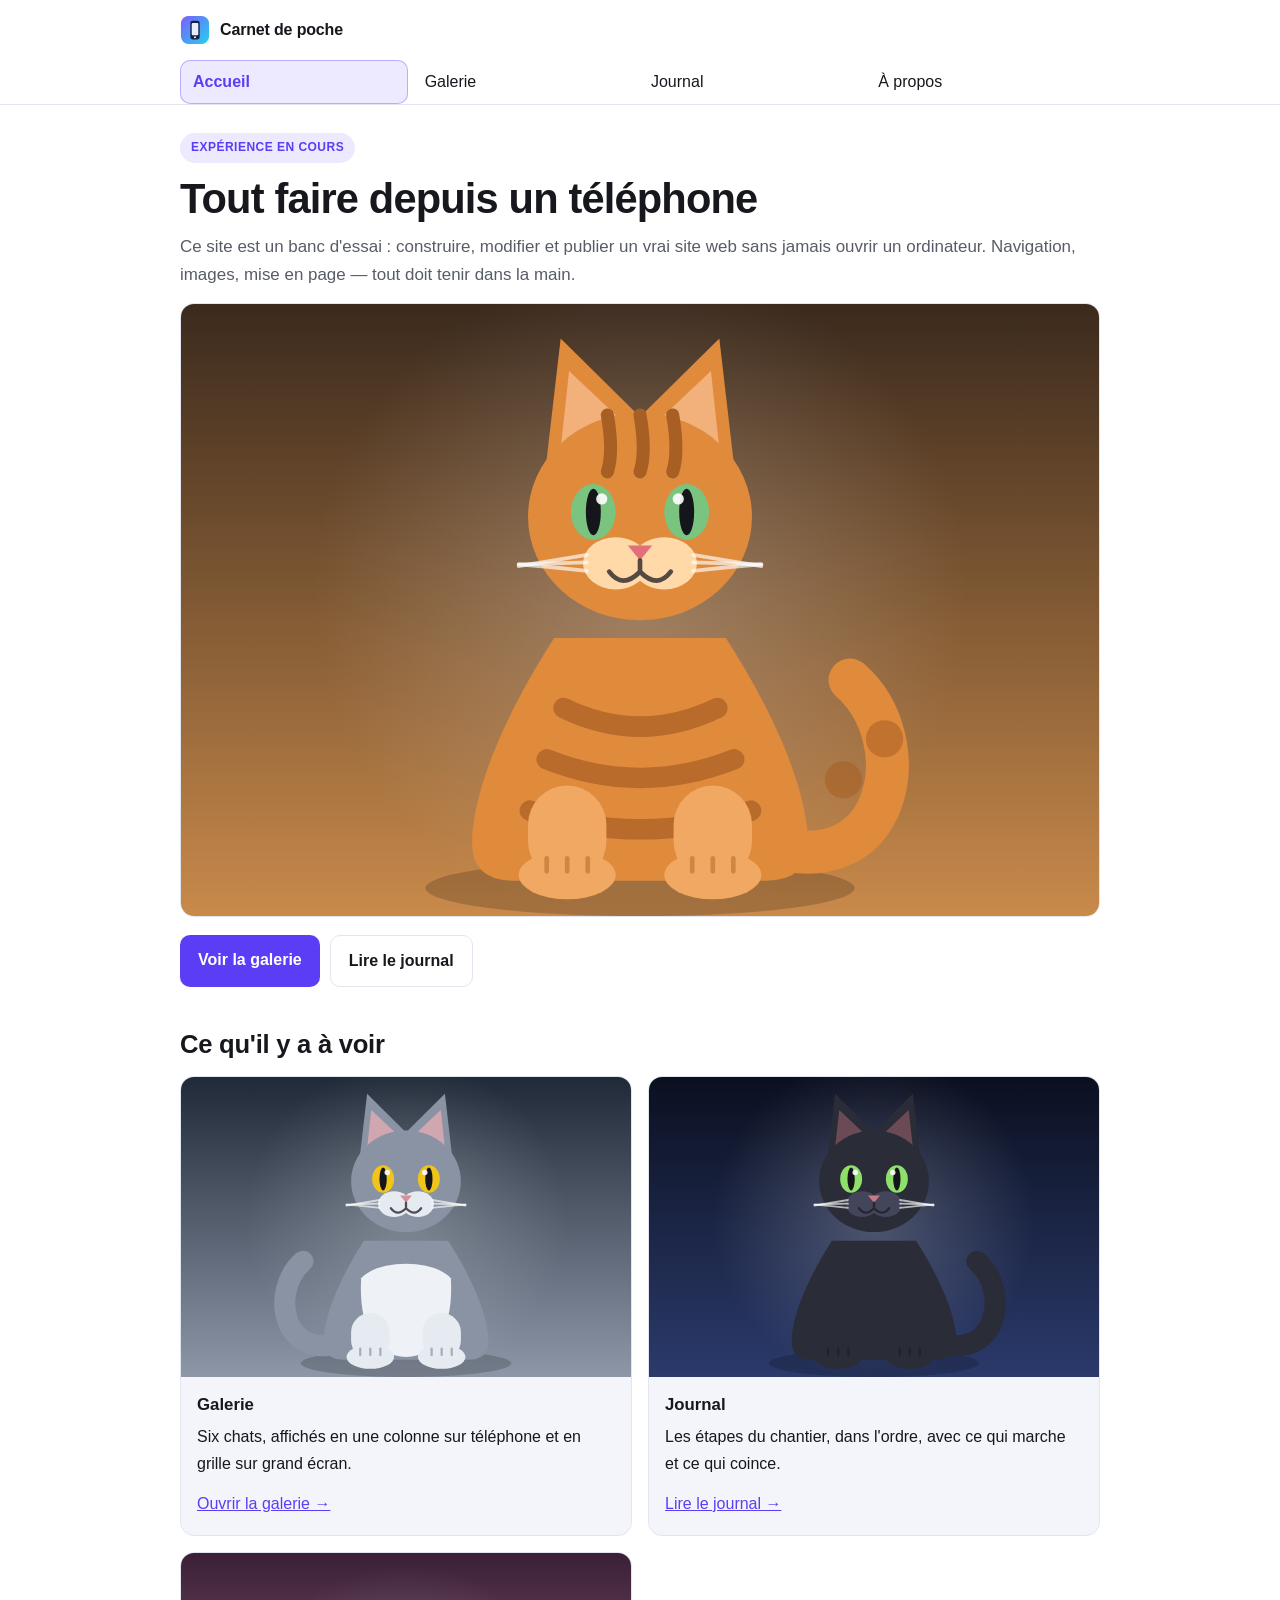
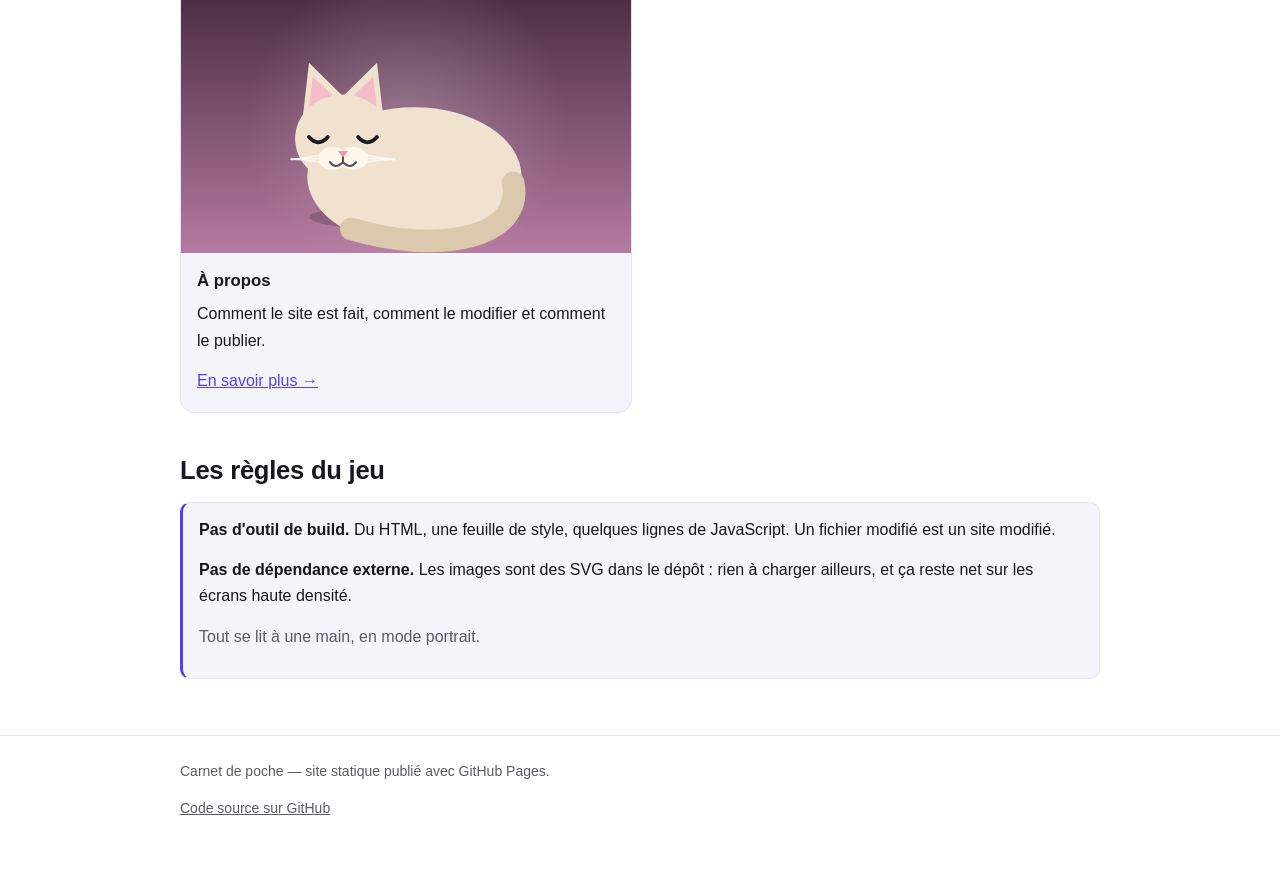
<file: index.html>
<!doctype html>
<html lang="fr">
<head>
<meta charset="utf-8">
<meta name="viewport" content="width=device-width, initial-scale=1">
<title>Accueil — Carnet de poche</title>
<meta name="description" content="Un petit site statique avec navigation et images, écrit et publié entièrement depuis un téléphone.">
<meta name="color-scheme" content="light dark">
<meta property="og:title" content="Accueil — Carnet de poche">
<meta property="og:description" content="Un petit site statique avec navigation et images, écrit et publié entièrement depuis un téléphone.">
<meta property="og:image" content="assets/img/chat-01.svg">
<link rel="icon" href="favicon.svg" type="image/svg+xml">
<link rel="stylesheet" href="assets/css/style.css">
</head>
<body>

<header class="site-header">
  <div class="wrap">
    <div class="header-bar">
      <a class="brand" href="index.html">
        <img src="assets/img/logo.svg" alt="" width="30" height="30">
        <span>Carnet de poche</span>
      </a>
      <button class="nav-toggle" type="button" aria-expanded="false" aria-controls="site-nav">
        <span class="bars" aria-hidden="true"><span></span><span></span><span></span></span>
        Menu
      </button>
    </div>
    <nav class="site-nav" id="site-nav" aria-label="Navigation principale">
      <ul>
          <li><a href="index.html" aria-current="page">Accueil</a></li>
          <li><a href="galerie.html">Galerie</a></li>
          <li><a href="journal.html">Journal</a></li>
          <li><a href="a-propos.html">À propos</a></li>
      </ul>
    </nav>
  </div>
</header>

<main>
  <div class="wrap">
    <section class="hero">
      <span class="pill">Expérience en cours</span>
      <h1>Tout faire depuis un téléphone</h1>
      <p class="lead">Ce site est un banc d'essai : construire, modifier et publier un vrai site web
      sans jamais ouvrir un ordinateur. Navigation, images, mise en page — tout doit tenir dans la main.</p>
      <img src="assets/img/chat-01.svg" alt="Moka, chat roux tigré assis, dessiné en aplats" width="1200" height="800">
      <div class="actions">
        <a class="btn" href="galerie.html">Voir la galerie</a>
        <a class="btn ghost" href="journal.html">Lire le journal</a>
      </div>
    </section>

    <h2>Ce qu'il y a à voir</h2>
    <div class="grid cols-3">
      <article class="card">
        <img src="assets/img/chat-02.svg" alt="Brume, chat gris au plastron blanc" width="1200" height="800">
        <div class="body">
          <h3>Galerie</h3>
          <p>Six chats, affichés en une colonne sur téléphone et en grille sur grand écran.</p>
          <p><a href="galerie.html">Ouvrir la galerie →</a></p>
        </div>
      </article>
      <article class="card">
        <img src="assets/img/chat-03.svg" alt="Réglisse, chat noir aux yeux verts" width="1200" height="800">
        <div class="body">
          <h3>Journal</h3>
          <p>Les étapes du chantier, dans l'ordre, avec ce qui marche et ce qui coince.</p>
          <p><a href="journal.html">Lire le journal →</a></p>
        </div>
      </article>
      <article class="card">
        <img src="assets/img/chat-04.svg" alt="Nougat, chat crème roulé en boule" width="1200" height="800">
        <div class="body">
          <h3>À propos</h3>
          <p>Comment le site est fait, comment le modifier et comment le publier.</p>
          <p><a href="a-propos.html">En savoir plus →</a></p>
        </div>
      </article>
    </div>

    <h2>Les règles du jeu</h2>
    <div class="note">
      <p><strong>Pas d'outil de build.</strong> Du HTML, une feuille de style, quelques lignes de JavaScript.
      Un fichier modifié est un site modifié.</p>
      <p><strong>Pas de dépendance externe.</strong> Les images sont des SVG dans le dépôt : rien à charger ailleurs,
      et ça reste net sur les écrans haute densité.</p>
      <p class="muted">Tout se lit à une main, en mode portrait.</p>
    </div>

  </div>
</main>

<footer class="site-footer">
  <div class="wrap">
    <p>Carnet de poche — site statique publié avec GitHub Pages.</p>
    <p><a href="https://github.com/rafali/public-web-test">Code source sur GitHub</a></p>
  </div>
</footer>

<script src="assets/js/nav.js"></script>
</body>
</html>
</file>
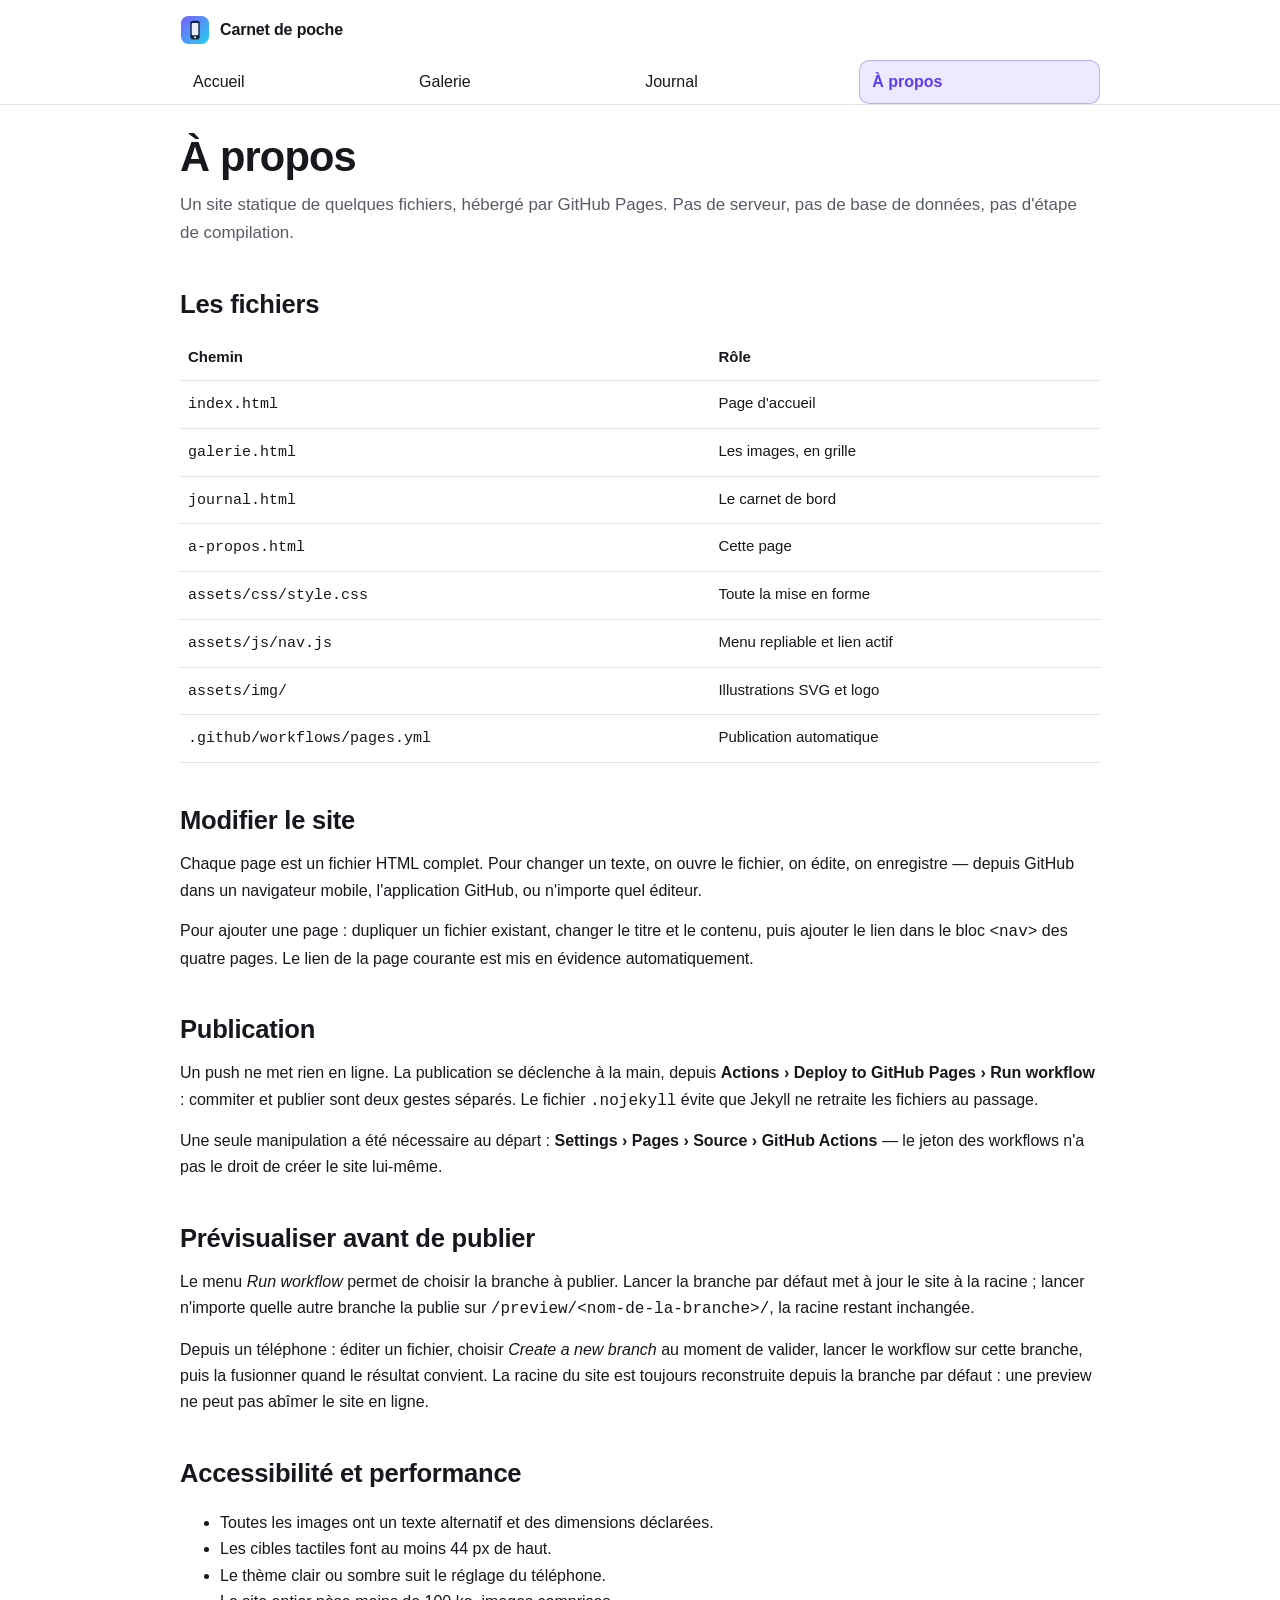
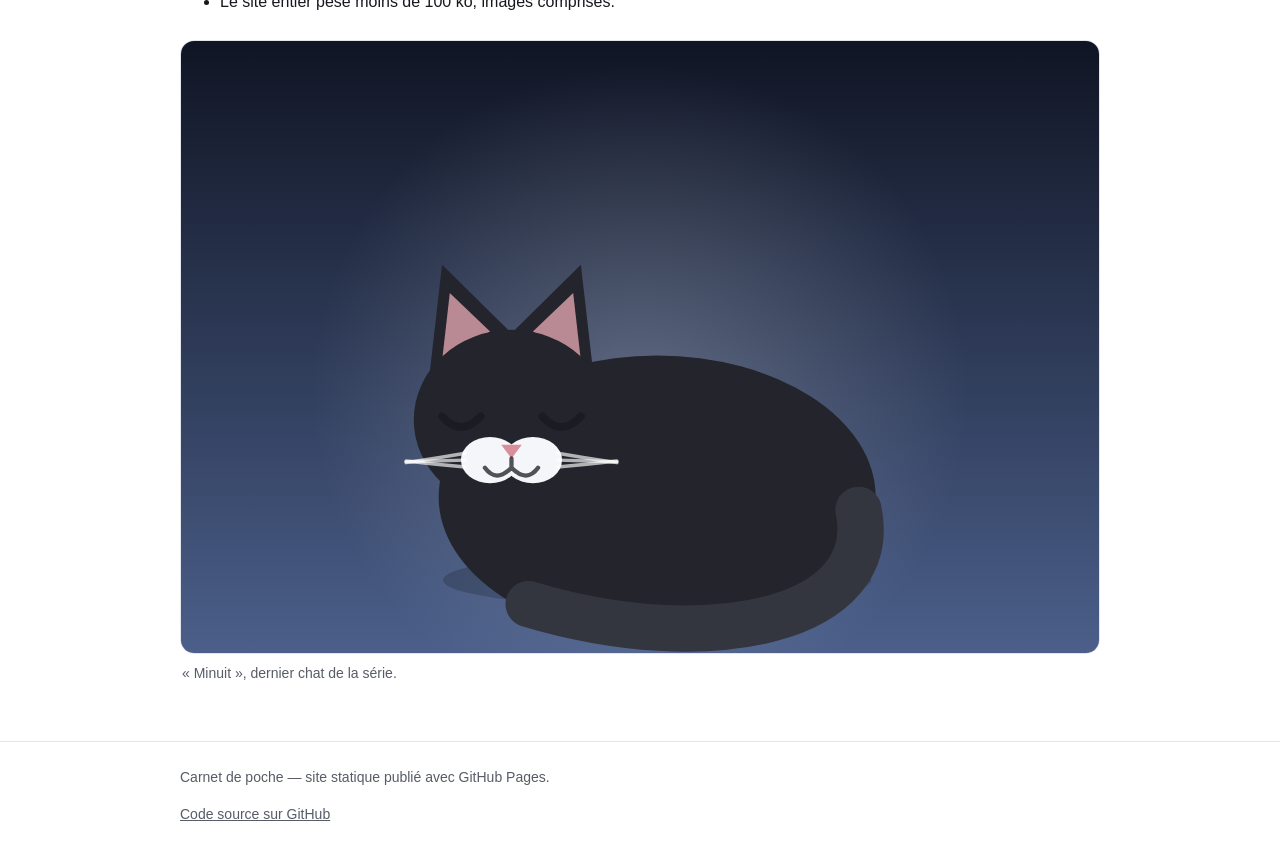
<file: a-propos.html>
<!doctype html>
<html lang="fr">
<head>
<meta charset="utf-8">
<meta name="viewport" content="width=device-width, initial-scale=1">
<title>À propos — Carnet de poche</title>
<meta name="description" content="Comment ce site est construit, comment le modifier et comment il est publié.">
<meta name="color-scheme" content="light dark">
<meta property="og:title" content="À propos — Carnet de poche">
<meta property="og:description" content="Comment ce site est construit, comment le modifier et comment il est publié.">
<meta property="og:image" content="assets/img/chat-01.svg">
<link rel="icon" href="favicon.svg" type="image/svg+xml">
<link rel="stylesheet" href="assets/css/style.css">
</head>
<body>

<header class="site-header">
  <div class="wrap">
    <div class="header-bar">
      <a class="brand" href="index.html">
        <img src="assets/img/logo.svg" alt="" width="30" height="30">
        <span>Carnet de poche</span>
      </a>
      <button class="nav-toggle" type="button" aria-expanded="false" aria-controls="site-nav">
        <span class="bars" aria-hidden="true"><span></span><span></span><span></span></span>
        Menu
      </button>
    </div>
    <nav class="site-nav" id="site-nav" aria-label="Navigation principale">
      <ul>
          <li><a href="index.html">Accueil</a></li>
          <li><a href="galerie.html">Galerie</a></li>
          <li><a href="journal.html">Journal</a></li>
          <li><a href="a-propos.html" aria-current="page">À propos</a></li>
      </ul>
    </nav>
  </div>
</header>

<main>
  <div class="wrap">
    <h1>À propos</h1>
    <p class="lead">Un site statique de quelques fichiers, hébergé par GitHub Pages. Pas de serveur,
    pas de base de données, pas d'étape de compilation.</p>

    <h2>Les fichiers</h2>
    <div class="table-scroll">
      <table>
        <thead>
          <tr><th>Chemin</th><th>Rôle</th></tr>
        </thead>
        <tbody>
          <tr><td><code>index.html</code></td><td>Page d'accueil</td></tr>
          <tr><td><code>galerie.html</code></td><td>Les images, en grille</td></tr>
          <tr><td><code>journal.html</code></td><td>Le carnet de bord</td></tr>
          <tr><td><code>a-propos.html</code></td><td>Cette page</td></tr>
          <tr><td><code>assets/css/style.css</code></td><td>Toute la mise en forme</td></tr>
          <tr><td><code>assets/js/nav.js</code></td><td>Menu repliable et lien actif</td></tr>
          <tr><td><code>assets/img/</code></td><td>Illustrations SVG et logo</td></tr>
          <tr><td><code>.github/workflows/pages.yml</code></td><td>Publication automatique</td></tr>
        </tbody>
      </table>
    </div>

    <h2>Modifier le site</h2>
    <p>Chaque page est un fichier HTML complet. Pour changer un texte, on ouvre le fichier, on édite,
    on enregistre — depuis GitHub dans un navigateur mobile, l'application GitHub, ou n'importe quel
    éditeur.</p>
    <p>Pour ajouter une page : dupliquer un fichier existant, changer le titre et le contenu, puis
    ajouter le lien dans le bloc <code>&lt;nav&gt;</code> des quatre pages. Le lien de la page courante
    est mis en évidence automatiquement.</p>

    <h2>Publication</h2>
    <p>Un push ne met rien en ligne. La publication se déclenche à la main, depuis
    <strong>Actions › Deploy to GitHub Pages › Run workflow</strong> : commiter et publier
    sont deux gestes séparés. Le fichier <code>.nojekyll</code> évite que Jekyll ne retraite
    les fichiers au passage.</p>
    <p>Une seule manipulation a été nécessaire au départ :
    <strong>Settings › Pages › Source › GitHub Actions</strong> — le jeton des workflows n'a pas
    le droit de créer le site lui-même.</p>

    <h2>Prévisualiser avant de publier</h2>
    <p>Le menu <em>Run workflow</em> permet de choisir la branche à publier. Lancer la branche
    par défaut met à jour le site à la racine ; lancer n'importe quelle autre branche la publie
    sur <code>/preview/&lt;nom-de-la-branche&gt;/</code>, la racine restant inchangée.</p>
    <p>Depuis un téléphone : éditer un fichier, choisir <em>Create a new branch</em> au moment de
    valider, lancer le workflow sur cette branche, puis la fusionner quand le résultat convient.
    La racine du site est toujours reconstruite depuis la branche par défaut : une preview ne
    peut pas abîmer le site en ligne.</p>

    <h2>Accessibilité et performance</h2>
    <ul>
      <li>Toutes les images ont un texte alternatif et des dimensions déclarées.</li>
      <li>Les cibles tactiles font au moins 44 px de haut.</li>
      <li>Le thème clair ou sombre suit le réglage du téléphone.</li>
      <li>Le site entier pèse moins de 100 ko, images comprises.</li>
    </ul>

    <figure style="margin-top:24px">
      <img src="assets/img/chat-06.svg" alt="Minuit, chat noir endormi en boule" width="1200" height="800" loading="lazy">
      <figcaption>« Minuit », dernier chat de la série.</figcaption>
    </figure>

  </div>
</main>

<footer class="site-footer">
  <div class="wrap">
    <p>Carnet de poche — site statique publié avec GitHub Pages.</p>
    <p><a href="https://github.com/rafali/public-web-test">Code source sur GitHub</a></p>
  </div>
</footer>

<script src="assets/js/nav.js"></script>
</body>
</html>
</file>
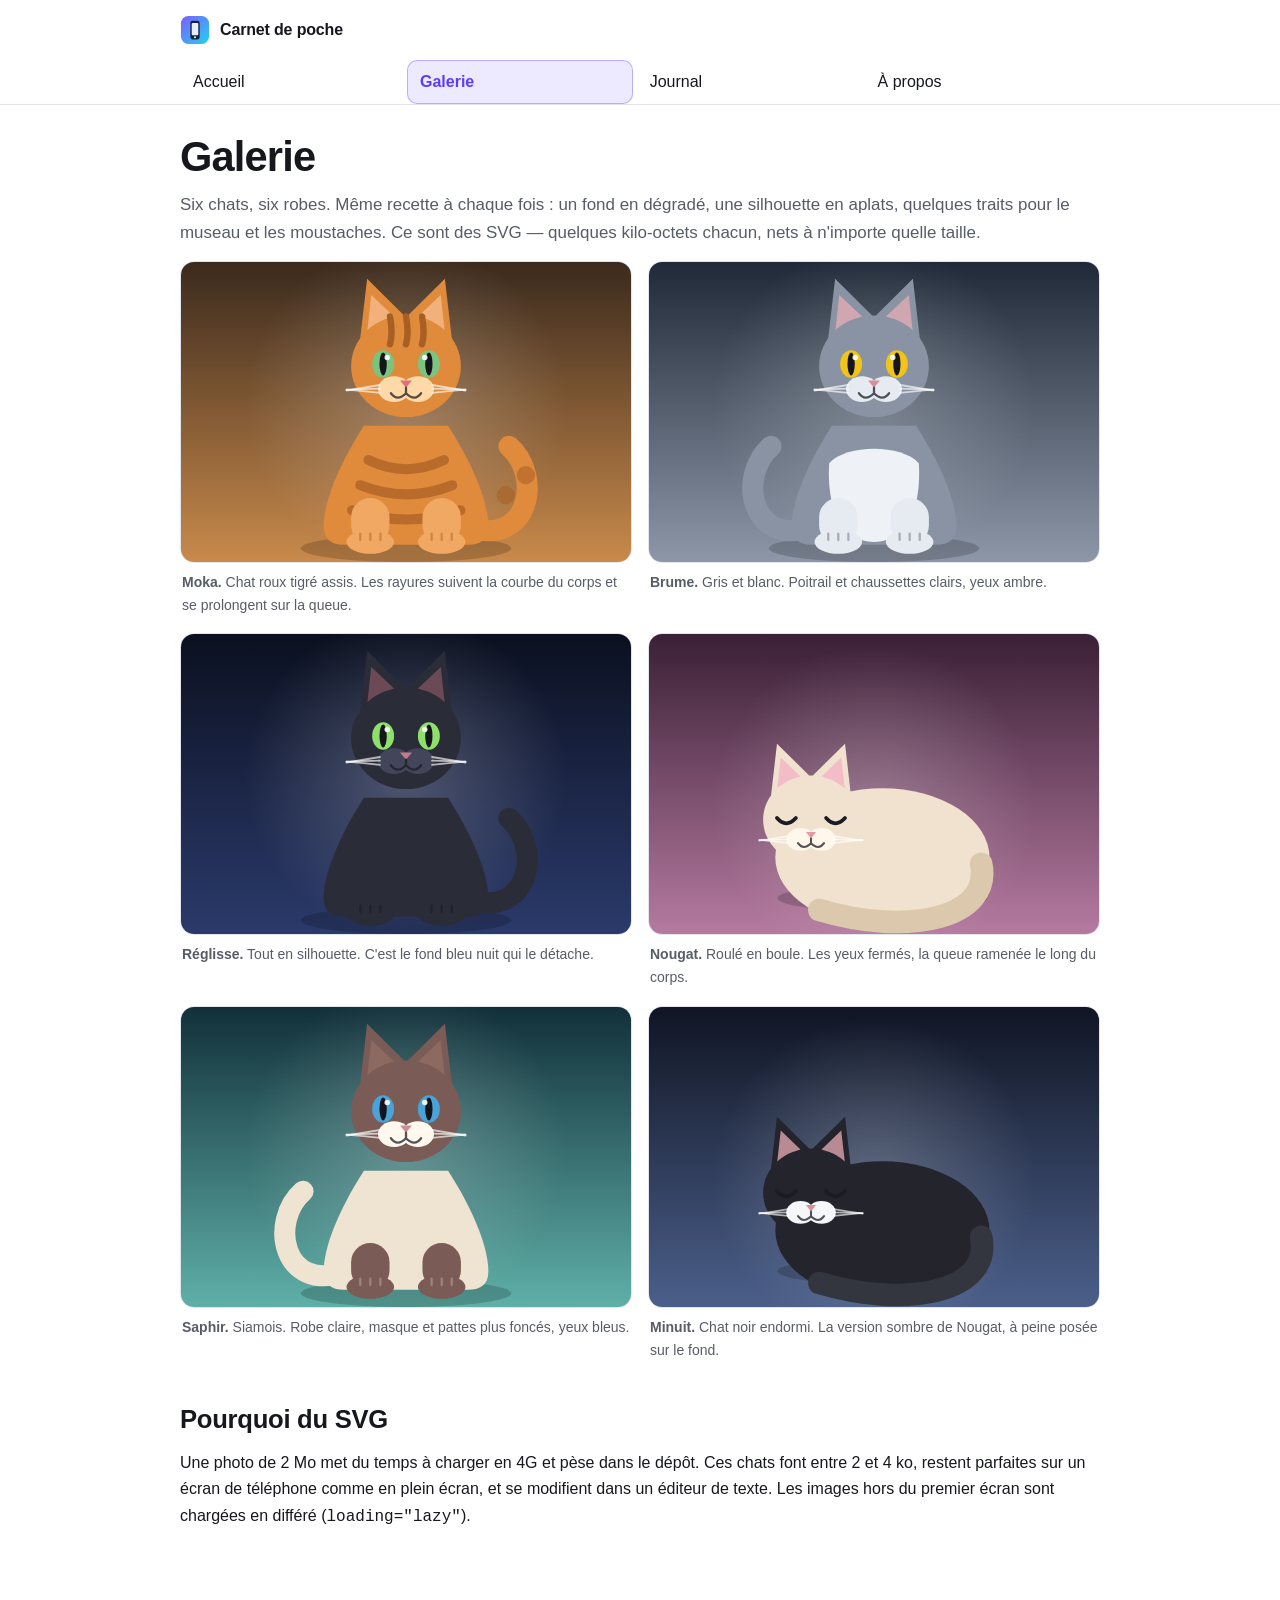
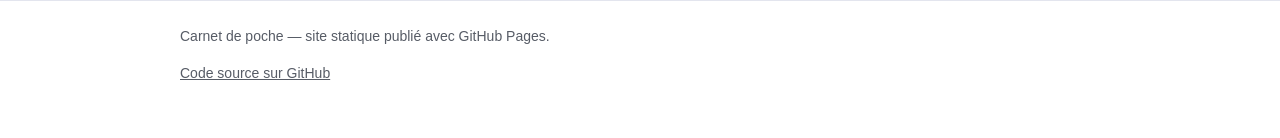
<file: galerie.html>
<!doctype html>
<html lang="fr">
<head>
<meta charset="utf-8">
<meta name="viewport" content="width=device-width, initial-scale=1">
<title>Galerie — Carnet de poche</title>
<meta name="description" content="Six illustrations SVG générées pour le site, en grille responsive.">
<meta name="color-scheme" content="light dark">
<meta property="og:title" content="Galerie — Carnet de poche">
<meta property="og:description" content="Six illustrations SVG générées pour le site, en grille responsive.">
<meta property="og:image" content="assets/img/chat-01.svg">
<link rel="icon" href="favicon.svg" type="image/svg+xml">
<link rel="stylesheet" href="assets/css/style.css">
</head>
<body>

<header class="site-header">
  <div class="wrap">
    <div class="header-bar">
      <a class="brand" href="index.html">
        <img src="assets/img/logo.svg" alt="" width="30" height="30">
        <span>Carnet de poche</span>
      </a>
      <button class="nav-toggle" type="button" aria-expanded="false" aria-controls="site-nav">
        <span class="bars" aria-hidden="true"><span></span><span></span><span></span></span>
        Menu
      </button>
    </div>
    <nav class="site-nav" id="site-nav" aria-label="Navigation principale">
      <ul>
          <li><a href="index.html">Accueil</a></li>
          <li><a href="galerie.html" aria-current="page">Galerie</a></li>
          <li><a href="journal.html">Journal</a></li>
          <li><a href="a-propos.html">À propos</a></li>
      </ul>
    </nav>
  </div>
</header>

<main>
  <div class="wrap">
    <h1>Galerie</h1>
    <p class="lead">Six chats, six robes. Même recette à chaque fois : un fond en dégradé, une silhouette
    en aplats, quelques traits pour le museau et les moustaches. Ce sont des SVG — quelques kilo-octets
    chacun, nets à n'importe quelle taille.</p>

    <div class="grid cols-2">
      <figure>
        <img src="assets/img/chat-01.svg" alt="Moka, chat roux tigré assis" width="1200" height="800" loading="lazy">
        <figcaption><strong>Moka.</strong> Chat roux tigré assis. Les rayures suivent la courbe du corps et se prolongent sur la queue.</figcaption>
      </figure>
      <figure>
        <img src="assets/img/chat-02.svg" alt="Brume, chat gris au plastron blanc" width="1200" height="800" loading="lazy">
        <figcaption><strong>Brume.</strong> Gris et blanc. Poitrail et chaussettes clairs, yeux ambre.</figcaption>
      </figure>
      <figure>
        <img src="assets/img/chat-03.svg" alt="Réglisse, chat noir aux yeux verts" width="1200" height="800" loading="lazy">
        <figcaption><strong>Réglisse.</strong> Tout en silhouette. C'est le fond bleu nuit qui le détache.</figcaption>
      </figure>
      <figure>
        <img src="assets/img/chat-04.svg" alt="Nougat, chat crème roulé en boule" width="1200" height="800" loading="lazy">
        <figcaption><strong>Nougat.</strong> Roulé en boule. Les yeux fermés, la queue ramenée le long du corps.</figcaption>
      </figure>
      <figure>
        <img src="assets/img/chat-05.svg" alt="Saphir, chat siamois assis" width="1200" height="800" loading="lazy">
        <figcaption><strong>Saphir.</strong> Siamois. Robe claire, masque et pattes plus foncés, yeux bleus.</figcaption>
      </figure>
      <figure>
        <img src="assets/img/chat-06.svg" alt="Minuit, chat noir endormi, en boule" width="1200" height="800" loading="lazy">
        <figcaption><strong>Minuit.</strong> Chat noir endormi. La version sombre de Nougat, à peine posée sur le fond.</figcaption>
      </figure>
    </div>

    <h2>Pourquoi du SVG</h2>
    <p>Une photo de 2 Mo met du temps à charger en 4G et pèse dans le dépôt. Ces chats font
    entre 2 et 4 ko, restent parfaites sur un écran de téléphone comme en plein écran, et se modifient
    dans un éditeur de texte. Les images hors du premier écran sont chargées en différé
    (<code>loading="lazy"</code>).</p>

  </div>
</main>

<footer class="site-footer">
  <div class="wrap">
    <p>Carnet de poche — site statique publié avec GitHub Pages.</p>
    <p><a href="https://github.com/rafali/public-web-test">Code source sur GitHub</a></p>
  </div>
</footer>

<script src="assets/js/nav.js"></script>
</body>
</html>
</file>
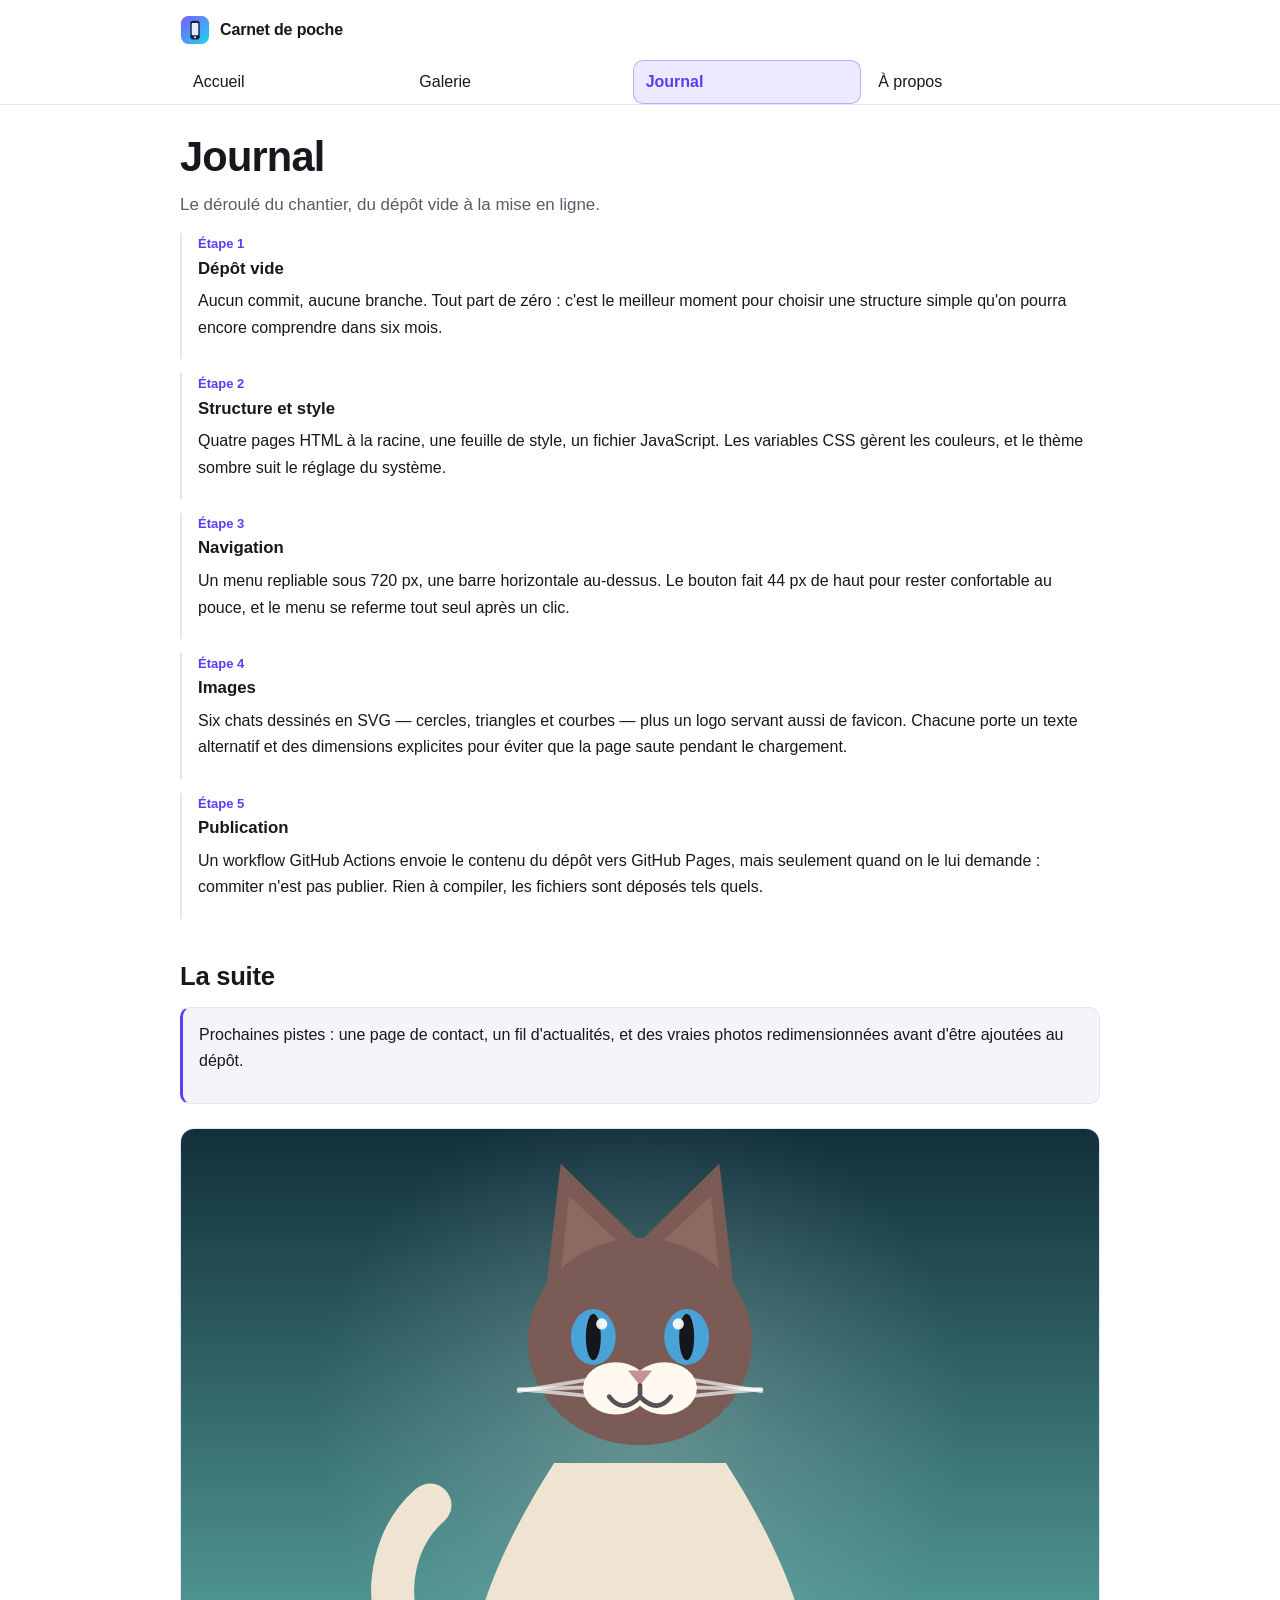
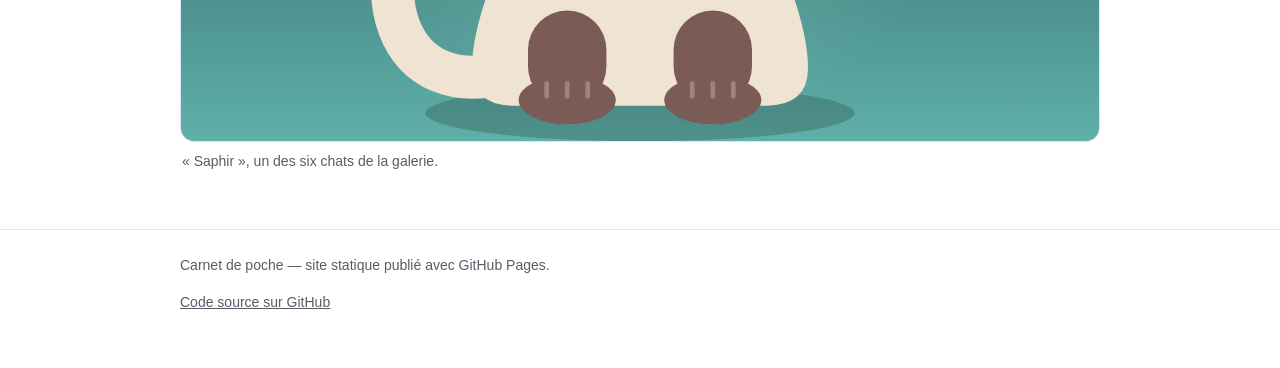
<file: journal.html>
<!doctype html>
<html lang="fr">
<head>
<meta charset="utf-8">
<meta name="viewport" content="width=device-width, initial-scale=1">
<title>Journal — Carnet de poche</title>
<meta name="description" content="Le carnet de bord du chantier : ce qui a été fait, dans l'ordre.">
<meta name="color-scheme" content="light dark">
<meta property="og:title" content="Journal — Carnet de poche">
<meta property="og:description" content="Le carnet de bord du chantier : ce qui a été fait, dans l'ordre.">
<meta property="og:image" content="assets/img/chat-01.svg">
<link rel="icon" href="favicon.svg" type="image/svg+xml">
<link rel="stylesheet" href="assets/css/style.css">
</head>
<body>

<header class="site-header">
  <div class="wrap">
    <div class="header-bar">
      <a class="brand" href="index.html">
        <img src="assets/img/logo.svg" alt="" width="30" height="30">
        <span>Carnet de poche</span>
      </a>
      <button class="nav-toggle" type="button" aria-expanded="false" aria-controls="site-nav">
        <span class="bars" aria-hidden="true"><span></span><span></span><span></span></span>
        Menu
      </button>
    </div>
    <nav class="site-nav" id="site-nav" aria-label="Navigation principale">
      <ul>
          <li><a href="index.html">Accueil</a></li>
          <li><a href="galerie.html">Galerie</a></li>
          <li><a href="journal.html" aria-current="page">Journal</a></li>
          <li><a href="a-propos.html">À propos</a></li>
      </ul>
    </nav>
  </div>
</header>

<main>
  <div class="wrap">
    <h1>Journal</h1>
    <p class="lead">Le déroulé du chantier, du dépôt vide à la mise en ligne.</p>

    <ol class="timeline">
      <li>
        <time>Étape 1</time>
        <h3>Dépôt vide</h3>
        <p>Aucun commit, aucune branche. Tout part de zéro : c'est le meilleur moment pour choisir
        une structure simple qu'on pourra encore comprendre dans six mois.</p>
      </li>
      <li>
        <time>Étape 2</time>
        <h3>Structure et style</h3>
        <p>Quatre pages HTML à la racine, une feuille de style, un fichier JavaScript. Les variables CSS
        gèrent les couleurs, et le thème sombre suit le réglage du système.</p>
      </li>
      <li>
        <time>Étape 3</time>
        <h3>Navigation</h3>
        <p>Un menu repliable sous 720 px, une barre horizontale au-dessus. Le bouton fait 44 px de haut
        pour rester confortable au pouce, et le menu se referme tout seul après un clic.</p>
      </li>
      <li>
        <time>Étape 4</time>
        <h3>Images</h3>
        <p>Six chats dessinés en SVG — cercles, triangles et courbes — plus un logo servant aussi de favicon.
        Chacune porte un texte alternatif et des dimensions explicites pour éviter que la page saute
        pendant le chargement.</p>
      </li>
      <li>
        <time>Étape 5</time>
        <h3>Publication</h3>
        <p>Un workflow GitHub Actions envoie le contenu du dépôt vers GitHub Pages, mais
        seulement quand on le lui demande : commiter n'est pas publier. Rien à compiler, les
        fichiers sont déposés tels quels.</p>
      </li>
    </ol>

    <h2>La suite</h2>
    <div class="note">
      <p>Prochaines pistes : une page de contact, un fil d'actualités, et des vraies photos
      redimensionnées avant d'être ajoutées au dépôt.</p>
    </div>

    <figure style="margin-top:24px">
      <img src="assets/img/chat-05.svg" alt="Saphir, chat siamois assis" width="1200" height="800" loading="lazy">
      <figcaption>« Saphir », un des six chats de la galerie.</figcaption>
    </figure>

  </div>
</main>

<footer class="site-footer">
  <div class="wrap">
    <p>Carnet de poche — site statique publié avec GitHub Pages.</p>
    <p><a href="https://github.com/rafali/public-web-test">Code source sur GitHub</a></p>
  </div>
</footer>

<script src="assets/js/nav.js"></script>
</body>
</html>
</file>
<file: assets/css/style.css>
/* ---------------------------------------------------------------
   Feuille de style unique du site. Mobile d'abord.
   --------------------------------------------------------------- */

:root {
  --bg: #ffffff;
  --bg-soft: #f4f5fa;
  --text: #16181d;
  --text-soft: #575c66;
  --line: #e3e5ee;
  --accent: #5b3df5;
  --accent-soft: #ede9ff;
  --radius: 14px;
  --wrap: 960px;
}

@media (prefers-color-scheme: dark) {
  :root {
    --bg: #0d0f16;
    --bg-soft: #161a24;
    --text: #eef0f6;
    --text-soft: #a3aab8;
    --line: #262c3a;
    --accent: #9d8bff;
    --accent-soft: #1d1a3a;
  }
}

* { box-sizing: border-box; }

html { scroll-behavior: smooth; -webkit-text-size-adjust: 100%; }

body {
  margin: 0;
  background: var(--bg);
  color: var(--text);
  font: 16px/1.65 -apple-system, BlinkMacSystemFont, "Segoe UI", Roboto, Helvetica, Arial, sans-serif;
}

img { max-width: 100%; height: auto; display: block; }

a { color: var(--accent); }

.wrap {
  width: 100%;
  max-width: var(--wrap);
  margin: 0 auto;
  padding-inline: 20px;
}

/* ---------- En-tête + navigation ---------- */

.site-header {
  position: sticky;
  top: 0;
  z-index: 20;
  background: color-mix(in srgb, var(--bg) 88%, transparent);
  backdrop-filter: blur(10px);
  border-bottom: 1px solid var(--line);
}

.header-bar {
  display: flex;
  align-items: center;
  justify-content: space-between;
  gap: 12px;
  min-height: 60px;
}

.brand {
  display: flex;
  align-items: center;
  gap: 10px;
  font-weight: 700;
  letter-spacing: -0.01em;
  color: var(--text);
  text-decoration: none;
}

.brand img { width: 30px; height: 30px; border-radius: 9px; }

.nav-toggle {
  display: inline-flex;
  align-items: center;
  gap: 8px;
  background: var(--bg-soft);
  color: var(--text);
  border: 1px solid var(--line);
  border-radius: 10px;
  padding: 9px 13px;
  font: inherit;
  font-size: 14px;
  cursor: pointer;
  /* cible tactile confortable au pouce */
  min-height: 44px;
}

.nav-toggle .bars { display: grid; gap: 4px; }
.nav-toggle .bars span {
  display: block; width: 18px; height: 2px; border-radius: 2px; background: currentColor;
}

.site-nav { display: none; padding-bottom: 12px; }
.site-nav.open { display: block; }

.site-nav ul {
  list-style: none;
  margin: 0;
  padding: 0;
  display: grid;
  gap: 6px;
}

.site-nav a {
  display: block;
  padding: 12px 14px;
  border-radius: 10px;
  text-decoration: none;
  color: var(--text);
  background: var(--bg-soft);
  border: 1px solid transparent;
}

.site-nav a[aria-current="page"] {
  background: var(--accent-soft);
  color: var(--accent);
  border-color: color-mix(in srgb, var(--accent) 35%, transparent);
  font-weight: 600;
}

@media (min-width: 720px) {
  .nav-toggle { display: none; }
  .site-nav { display: block !important; padding-bottom: 0; }
  .header-bar { flex-wrap: nowrap; }
  .site-nav ul { grid-auto-flow: column; gap: 4px; }
  .site-nav a { padding: 8px 12px; background: transparent; }
  .site-nav a:hover { background: var(--bg-soft); }
}

/* ---------- Contenu ---------- */

main { padding-block: 28px 56px; }

h1 { font-size: clamp(1.8rem, 6vw, 2.6rem); line-height: 1.15; letter-spacing: -0.02em; margin: 0 0 10px; }
h2 { font-size: clamp(1.25rem, 4.4vw, 1.6rem); letter-spacing: -0.01em; margin: 36px 0 10px; }
h3 { font-size: 1.05rem; margin: 0 0 6px; }
p { margin: 0 0 14px; }

.lead { font-size: 1.06rem; color: var(--text-soft); }
.muted { color: var(--text-soft); }

.hero { margin-bottom: 26px; }
.hero img { border-radius: var(--radius); border: 1px solid var(--line); }

.pill {
  display: inline-block;
  font-size: 12px;
  font-weight: 600;
  letter-spacing: .04em;
  text-transform: uppercase;
  color: var(--accent);
  background: var(--accent-soft);
  border-radius: 999px;
  padding: 5px 11px;
  margin-bottom: 12px;
}

.btn {
  display: inline-block;
  padding: 12px 18px;
  border-radius: 10px;
  background: var(--accent);
  color: #fff;
  text-decoration: none;
  font-weight: 600;
  min-height: 44px;
}

.btn.ghost { background: transparent; color: var(--text); border: 1px solid var(--line); }

.actions { display: flex; flex-wrap: wrap; gap: 10px; margin: 18px 0 6px; }

.grid { display: grid; gap: 16px; grid-template-columns: 1fr; }

@media (min-width: 620px) { .grid.cols-2 { grid-template-columns: repeat(2, 1fr); } }
@media (min-width: 860px) { .grid.cols-3 { grid-template-columns: repeat(3, 1fr); } }
@media (min-width: 620px) { .grid.cols-3 { grid-template-columns: repeat(2, 1fr); } }

.card {
  background: var(--bg-soft);
  border: 1px solid var(--line);
  border-radius: var(--radius);
  overflow: hidden;
}

.card img { aspect-ratio: 3 / 2; object-fit: cover; width: 100%; }
.card .body { padding: 14px 16px 18px; }
.card p:last-child { margin-bottom: 0; }

figure { margin: 0; }
figure img { border-radius: var(--radius); border: 1px solid var(--line); }
figcaption { font-size: 14px; color: var(--text-soft); padding: 8px 2px 0; }

.timeline { list-style: none; margin: 0; padding: 0; display: grid; gap: 14px; }
.timeline li {
  border-left: 2px solid var(--line);
  padding: 0 0 4px 16px;
}
.timeline time { font-size: 13px; font-weight: 600; color: var(--accent); display: block; }

.note {
  background: var(--bg-soft);
  border: 1px solid var(--line);
  border-left: 3px solid var(--accent);
  border-radius: 10px;
  padding: 14px 16px;
}

table { width: 100%; border-collapse: collapse; font-size: 15px; }
th, td { text-align: left; padding: 10px 8px; border-bottom: 1px solid var(--line); vertical-align: top; }
.table-scroll { overflow-x: auto; }

/* ---------- Pied de page ---------- */

.site-footer {
  border-top: 1px solid var(--line);
  padding-block: 24px 40px;
  color: var(--text-soft);
  font-size: 14px;
}

.site-footer a { color: var(--text-soft); }
</file>
